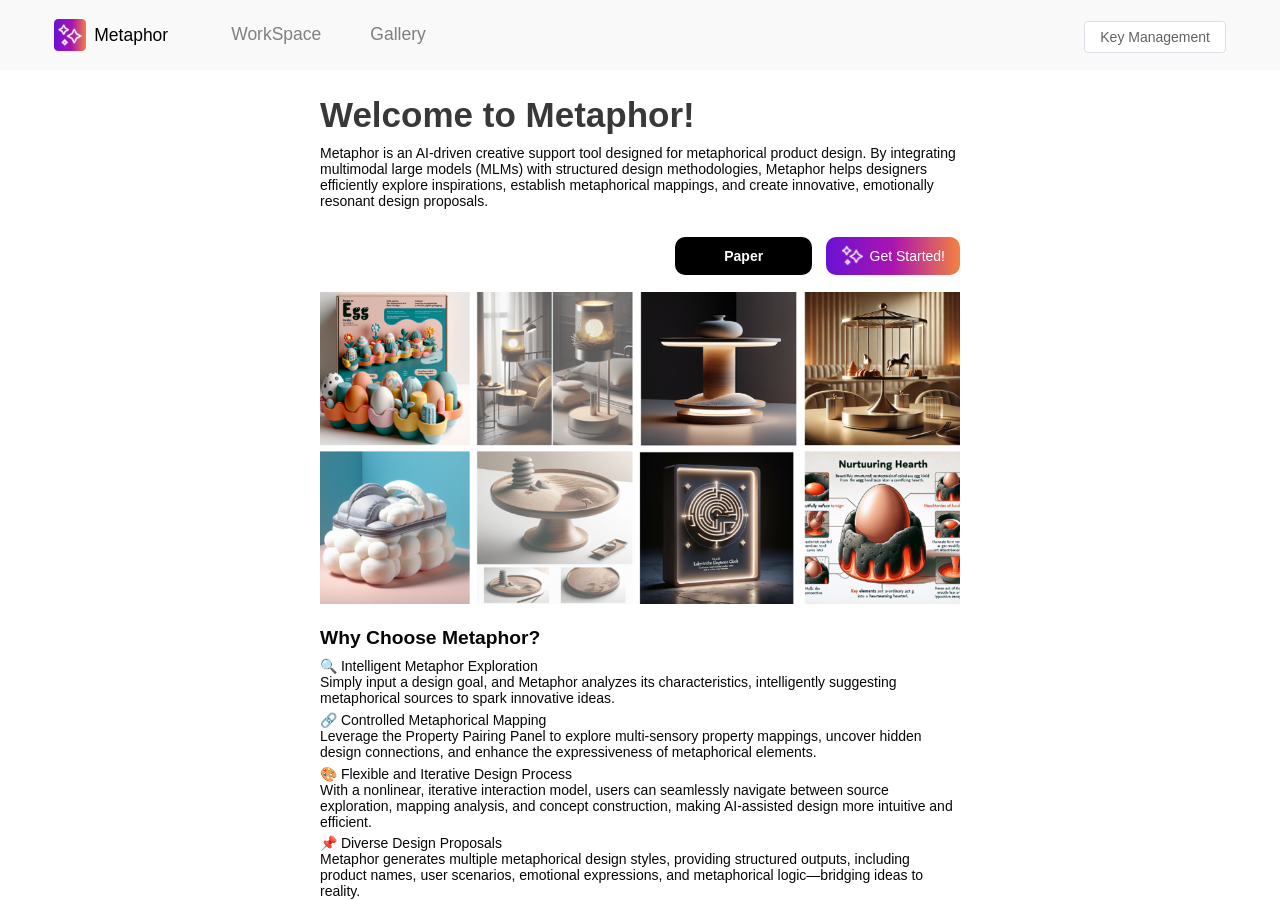
<file: index.html>
<!DOCTYPE html>
<html lang="en">
  <head>
    <meta charset="UTF-8">
    <link rel="icon" href="./logo.svg">
    <meta name="viewport" content="width=device-width, initial-scale=1.0">
    <title>metaphor</title>
    <script type="module" crossorigin src="./assets/index-Be9sFIF8.js"></script>
    <link rel="stylesheet" crossorigin href="./assets/index-ghwn1kHx.css">
    <script type="module">import.meta.url;import("_").catch(()=>1);(async function*(){})().next();if(location.protocol!="file:"){window.__vite_is_modern_browser=true}</script>
    <script type="module">!function(){if(window.__vite_is_modern_browser)return;console.warn("vite: loading legacy chunks, syntax error above and the same error below should be ignored");var e=document.getElementById("vite-legacy-polyfill"),n=document.createElement("script");n.src=e.src,n.onload=function(){System.import(document.getElementById('vite-legacy-entry').getAttribute('data-src'))},document.body.appendChild(n)}();</script>
  </head>
  <body>
    <div id="app"></div>
    <script nomodule>!function(){var e=document,t=e.createElement("script");if(!("noModule"in t)&&"onbeforeload"in t){var n=!1;e.addEventListener("beforeload",(function(e){if(e.target===t)n=!0;else if(!e.target.hasAttribute("nomodule")||!n)return;e.preventDefault()}),!0),t.type="module",t.src=".",e.head.appendChild(t),t.remove()}}();</script>
    <script nomodule crossorigin id="vite-legacy-polyfill" src="./assets/polyfills-legacy-CCxuRkw5.js"></script>
    <script nomodule crossorigin id="vite-legacy-entry" data-src="./assets/index-legacy-D3hbMtjP.js">System.import(document.getElementById('vite-legacy-entry').getAttribute('data-src'))</script>
  </body>
</html>
</file>
